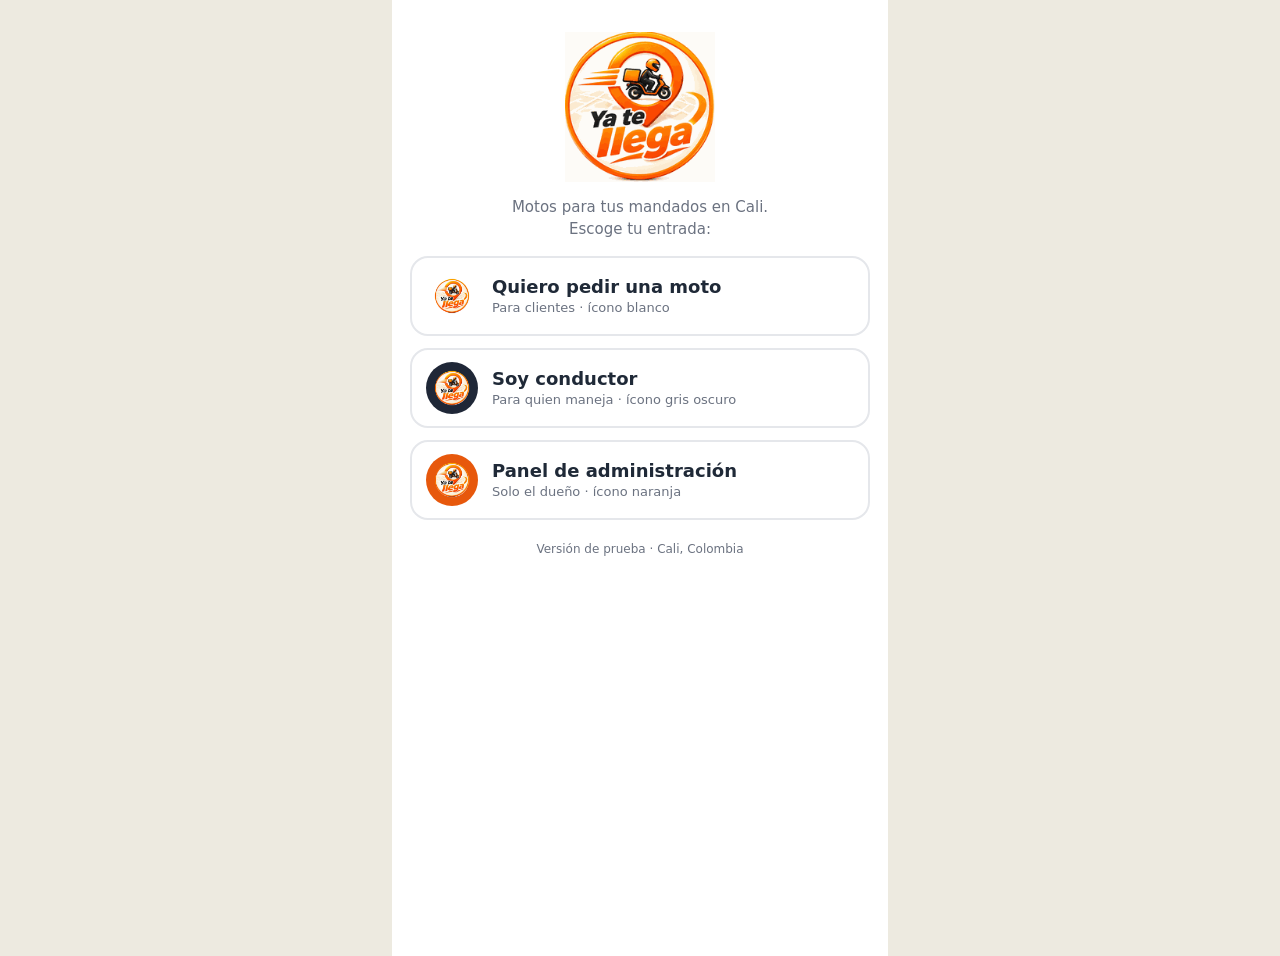
<file: index.html>
<!DOCTYPE html>
<html lang="es">
<head>
<meta charset="utf-8">
<meta name="viewport" content="width=device-width, initial-scale=1">
<title>Ya te llega - Cali</title><link rel="icon" type="image/png" href="logo.png"><link rel="apple-touch-icon" href="icon-512.png"><link rel="manifest" href="manifest.webmanifest"><meta name="theme-color" content="#E8590C">
<style>
  body { margin:0; font-family:system-ui,-apple-system,"Segoe UI",Roboto,sans-serif; color:#1F2937; background:#EDEAE0; }
  .app { max-width:460px; margin:0 auto; min-height:100vh; background:#fff; padding:28px 18px; }
  p.int { color:#6B7280; font-size:15px; line-height:1.45; text-align:center; }
  a.b { display:flex; align-items:center; gap:14px; text-decoration:none; background:#fff; color:#1F2937; padding:12px 14px; border-radius:18px; margin-top:12px; border:2px solid #E5E7EB; }
  a.b img { width:52px; height:52px; border-radius:50%; flex:none; }
  a.b b { font-size:18px; font-weight:700; display:block; }
  a.b small { font-size:13px; color:#6B7280; }
  small.pie { display:block; color:#6B7280; font-size:12px; margin-top:22px; text-align:center; }
</style>
</head>
<body>
<div class="app">
  <img src="logo.png" alt="Ya te llega" width="150" height="150" style="display:block;margin:4px auto 10px">
  <p class="int">Motos para tus mandados en Cali.<br>Escoge tu entrada:</p>

  <a class="b" href="cliente.html">
    <img src="icon-cliente-192.png" alt="">
    <span><b>Quiero pedir una moto</b><small>Para clientes · ícono blanco</small></span>
  </a>

  <a class="b" href="conductor.html">
    <img src="icon-conductor-192.png" alt="">
    <span><b>Soy conductor</b><small>Para quien maneja · ícono gris oscuro</small></span>
  </a>

  <a class="b" href="panel.html">
    <img src="icon-panel-192.png" alt="">
    <span><b>Panel de administración</b><small>Solo el dueño · ícono naranja</small></span>
  </a>

  <small class="pie">Versión de prueba · Cali, Colombia</small>
</div>
</body>
</html>
</file>
